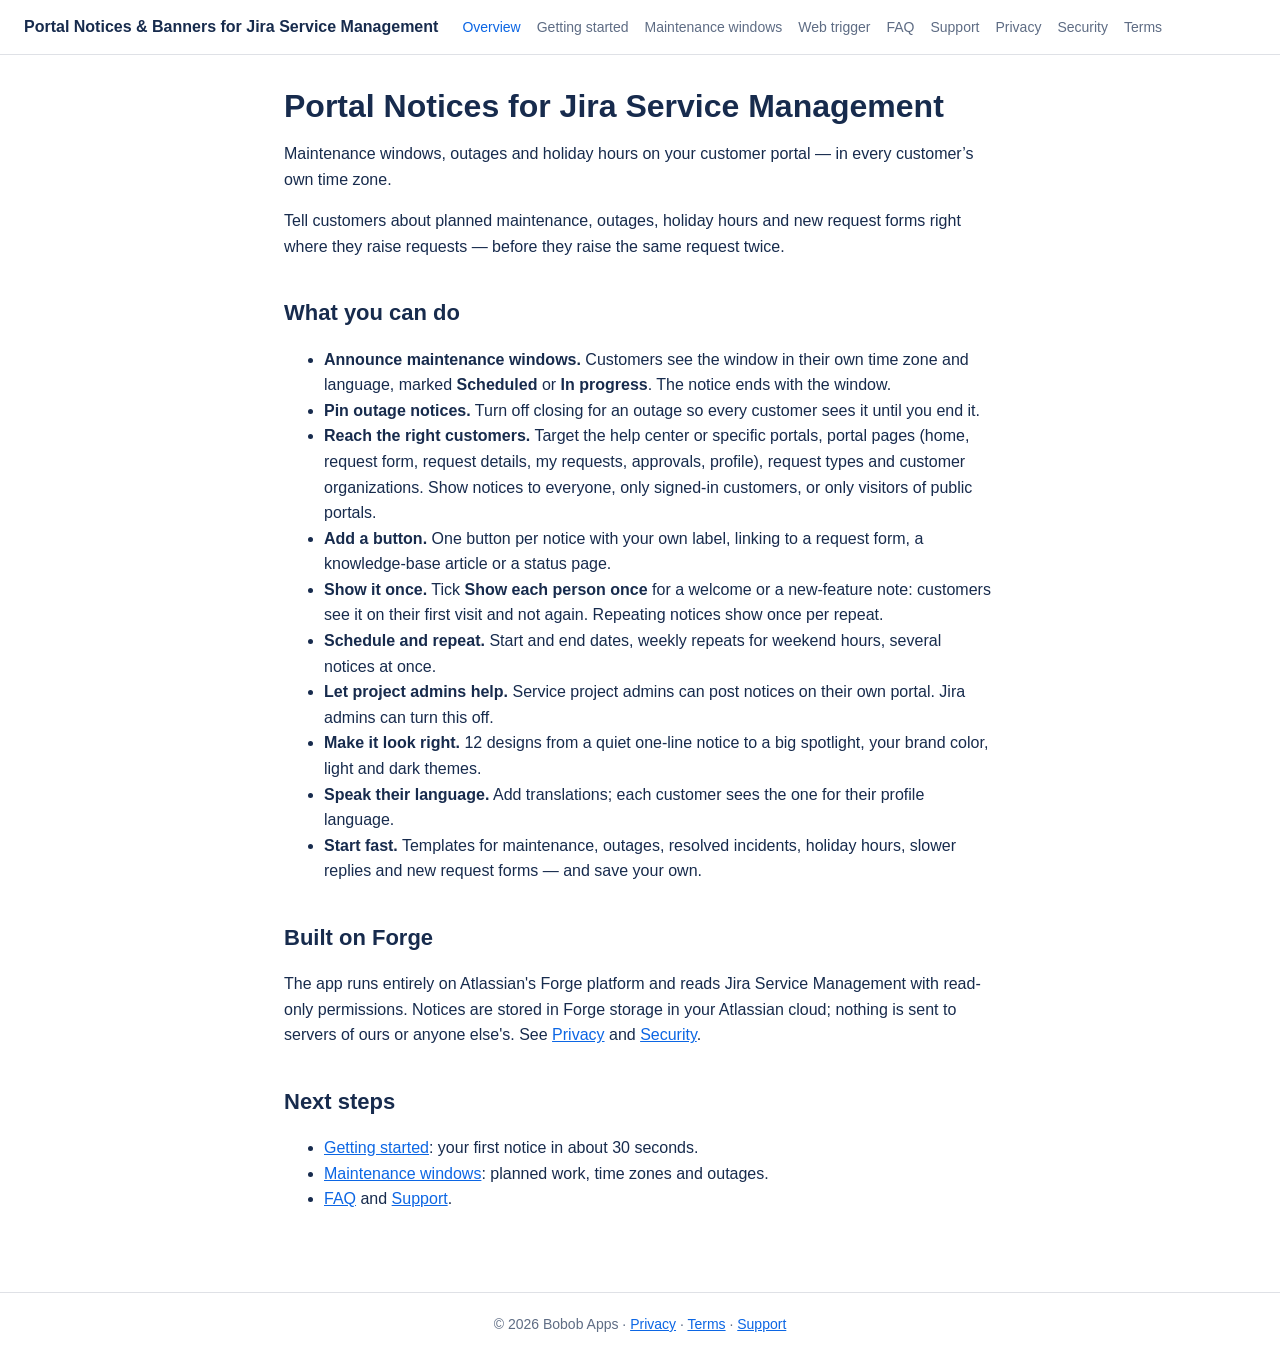
<file: index.html>
<!doctype html>
<html lang="en">
<head>
<meta charset="utf-8">
<meta name="viewport" content="width=device-width, initial-scale=1">
<title>Overview · Portal Notices &amp; Banners for Jira Service Management</title>
<meta name="description" content="Maintenance windows, outages and holiday hours on your customer portal — in every customer’s own time zone.">
<link rel="stylesheet" href="style.css">
</head>
<body>
<header><a class="brand" href="index.html">Portal Notices &amp; Banners for Jira Service Management</a><nav><a href="index.html" aria-current="page">Overview</a><a href="getting-started.html">Getting started</a><a href="maintenance-windows.html">Maintenance windows</a><a href="web-trigger.html">Web trigger</a><a href="faq.html">FAQ</a><a href="support.html">Support</a><a href="privacy.html">Privacy</a><a href="security.html">Security</a><a href="terms.html">Terms</a></nav></header>
<main>
<h1 id="portal-notices-for-jira-service-management">Portal Notices for Jira Service Management</h1>
<p>Maintenance windows, outages and holiday hours on your customer portal — in every customer’s own time zone.</p>
<p>Tell customers about planned maintenance, outages, holiday hours and new request forms right where they raise requests — before they raise the same request twice.</p>
<h2 id="what-you-can-do">What you can do</h2>
<ul><li><strong>Announce maintenance windows.</strong> Customers see the window in their own time zone and language, marked <strong>Scheduled</strong> or <strong>In progress</strong>. The notice ends with the window.</li><li><strong>Pin outage notices.</strong> Turn off closing for an outage so every customer sees it until you end it.</li><li><strong>Reach the right customers.</strong> Target the help center or specific portals, portal pages (home, request form, request details, my requests, approvals, profile), request types and customer organizations. Show notices to everyone, only signed-in customers, or only visitors of public portals.</li><li><strong>Add a button.</strong> One button per notice with your own label, linking to a request form, a knowledge-base article or a status page.</li><li><strong>Show it once.</strong> Tick <strong>Show each person once</strong> for a welcome or a new-feature note: customers see it on their first visit and not again. Repeating notices show once per repeat.</li><li><strong>Schedule and repeat.</strong> Start and end dates, weekly repeats for weekend hours, several notices at once.</li><li><strong>Let project admins help.</strong> Service project admins can post notices on their own portal. Jira admins can turn this off.</li><li><strong>Make it look right.</strong> 12 designs from a quiet one-line notice to a big spotlight, your brand color, light and dark themes.</li><li><strong>Speak their language.</strong> Add translations; each customer sees the one for their profile language.</li><li><strong>Start fast.</strong> Templates for maintenance, outages, resolved incidents, holiday hours, slower replies and new request forms — and save your own.</li></ul>
<h2 id="built-on-forge">Built on Forge</h2>
<p>The app runs entirely on Atlassian's Forge platform and reads Jira Service Management with read-only permissions. Notices are stored in Forge storage in your Atlassian cloud; nothing is sent to servers of ours or anyone else's. See <a href="privacy.html">Privacy</a> and <a href="security.html">Security</a>.</p>
<h2 id="next-steps">Next steps</h2>
<ul><li><a href="getting-started.html">Getting started</a>: your first notice in about 30 seconds.</li><li><a href="maintenance-windows.html">Maintenance windows</a>: planned work, time zones and outages.</li><li><a href="faq.html">FAQ</a> and <a href="support.html">Support</a>.</li></ul>
</main>
<footer>© 2026 Bobob Apps · <a href="privacy.html">Privacy</a> · <a href="terms.html">Terms</a> · <a href="support.html">Support</a></footer>
</body>
</html>
</file>
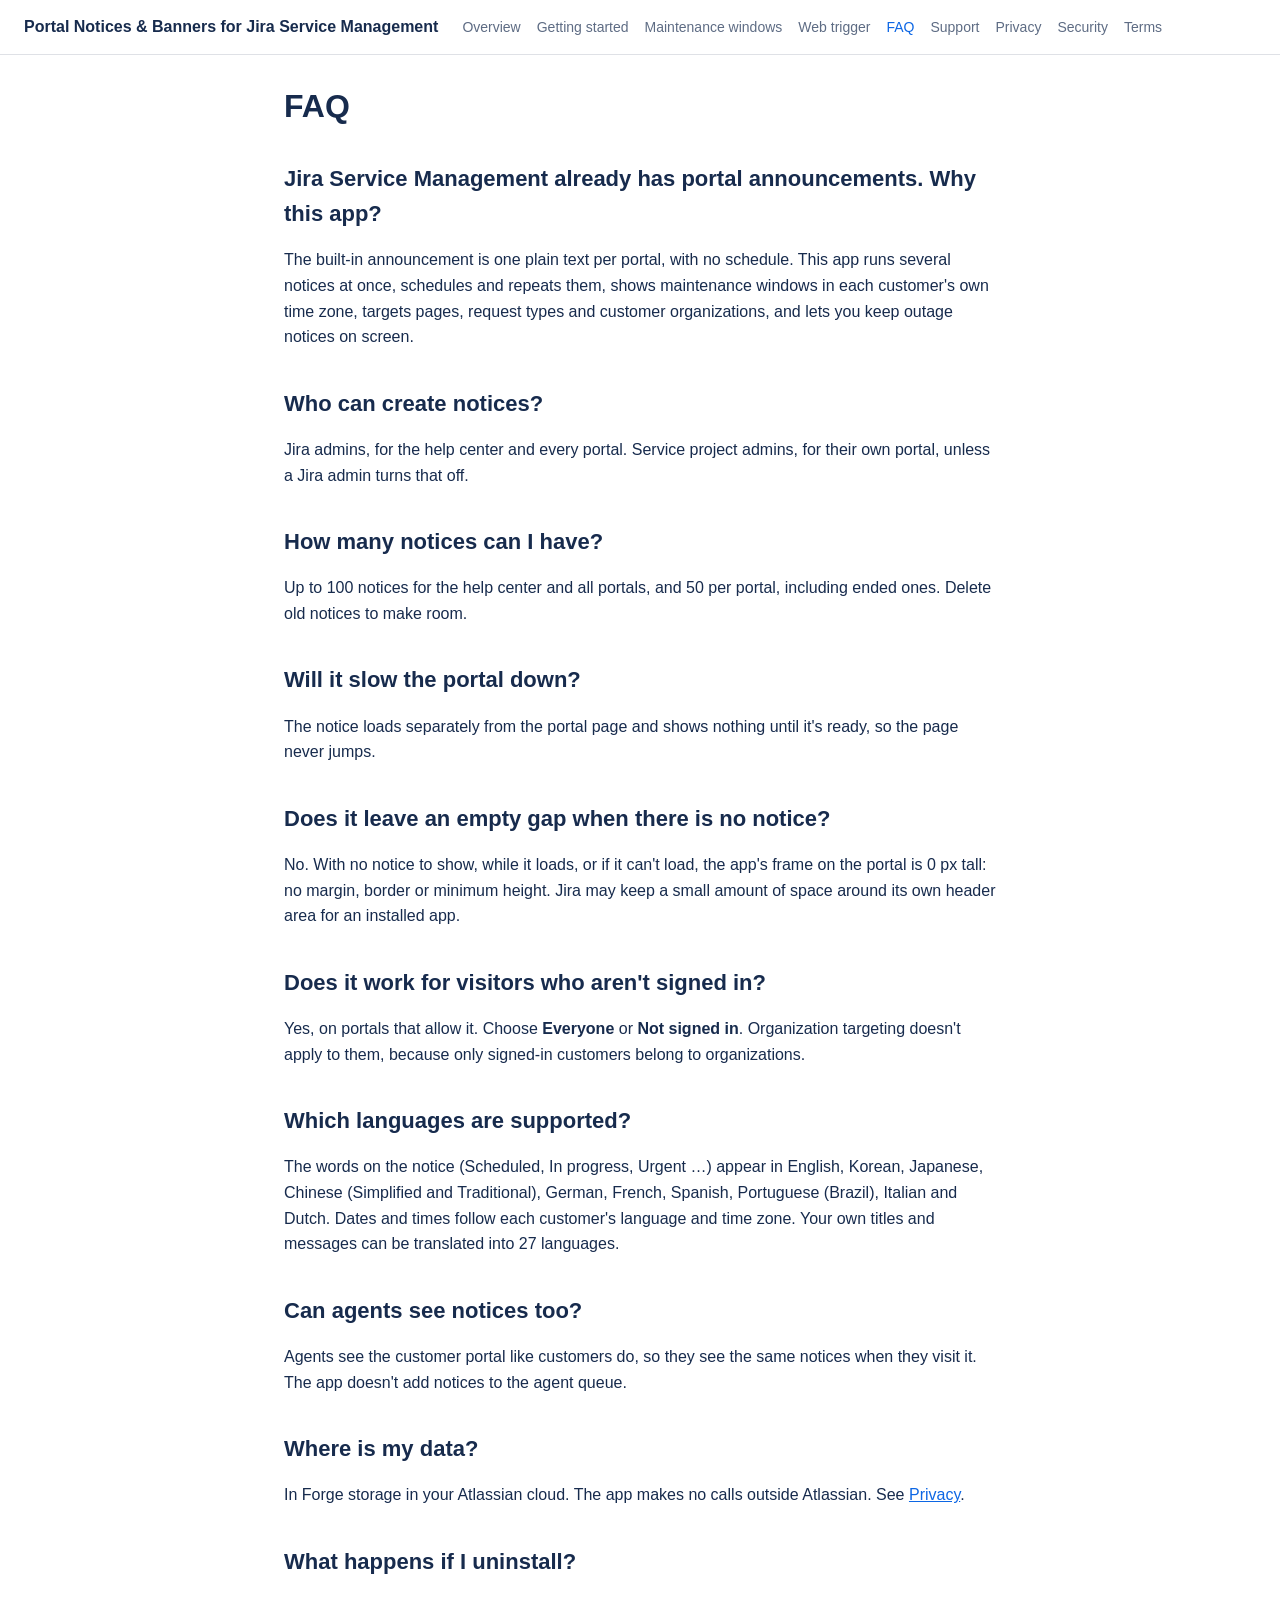
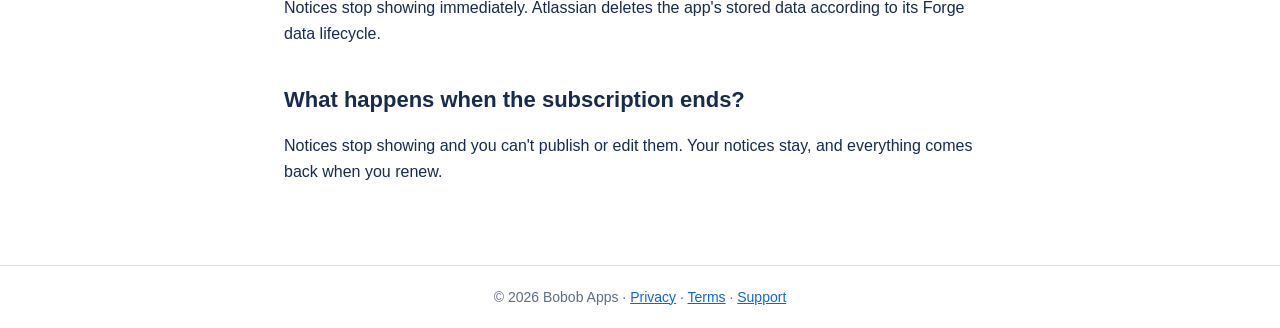
<file: faq.html>
<!doctype html>
<html lang="en">
<head>
<meta charset="utf-8">
<meta name="viewport" content="width=device-width, initial-scale=1">
<title>FAQ · Portal Notices &amp; Banners for Jira Service Management</title>
<meta name="description" content="Maintenance windows, outages and holiday hours on your customer portal — in every customer’s own time zone.">
<link rel="stylesheet" href="style.css">
</head>
<body>
<header><a class="brand" href="index.html">Portal Notices &amp; Banners for Jira Service Management</a><nav><a href="index.html">Overview</a><a href="getting-started.html">Getting started</a><a href="maintenance-windows.html">Maintenance windows</a><a href="web-trigger.html">Web trigger</a><a href="faq.html" aria-current="page">FAQ</a><a href="support.html">Support</a><a href="privacy.html">Privacy</a><a href="security.html">Security</a><a href="terms.html">Terms</a></nav></header>
<main>
<h1 id="faq">FAQ</h1>
<h2 id="jira-service-management-already-has-portal-announcements-why-this-app">Jira Service Management already has portal announcements. Why this app?</h2>
<p>The built-in announcement is one plain text per portal, with no schedule. This app runs several notices at once, schedules and repeats them, shows maintenance windows in each customer's own time zone, targets pages, request types and customer organizations, and lets you keep outage notices on screen.</p>
<h2 id="who-can-create-notices">Who can create notices?</h2>
<p>Jira admins, for the help center and every portal. Service project admins, for their own portal, unless a Jira admin turns that off.</p>
<h2 id="how-many-notices-can-i-have">How many notices can I have?</h2>
<p>Up to 100 notices for the help center and all portals, and 50 per portal, including ended ones. Delete old notices to make room.</p>
<h2 id="will-it-slow-the-portal-down">Will it slow the portal down?</h2>
<p>The notice loads separately from the portal page and shows nothing until it's ready, so the page never jumps.</p>
<h2 id="does-it-leave-an-empty-gap-when-there-is-no-notice">Does it leave an empty gap when there is no notice?</h2>
<p>No. With no notice to show, while it loads, or if it can't load, the app's frame on the portal is 0 px tall: no margin, border or minimum height. Jira may keep a small amount of space around its own header area for an installed app.</p>
<h2 id="does-it-work-for-visitors-who-aren-t-signed-in">Does it work for visitors who aren't signed in?</h2>
<p>Yes, on portals that allow it. Choose <strong>Everyone</strong> or <strong>Not signed in</strong>. Organization targeting doesn't apply to them, because only signed-in customers belong to organizations.</p>
<h2 id="which-languages-are-supported">Which languages are supported?</h2>
<p>The words on the notice (Scheduled, In progress, Urgent …) appear in English, Korean, Japanese, Chinese (Simplified and Traditional), German, French, Spanish, Portuguese (Brazil), Italian and Dutch. Dates and times follow each customer's language and time zone. Your own titles and messages can be translated into 27 languages.</p>
<h2 id="can-agents-see-notices-too">Can agents see notices too?</h2>
<p>Agents see the customer portal like customers do, so they see the same notices when they visit it. The app doesn't add notices to the agent queue.</p>
<h2 id="where-is-my-data">Where is my data?</h2>
<p>In Forge storage in your Atlassian cloud. The app makes no calls outside Atlassian. See <a href="privacy.html">Privacy</a>.</p>
<h2 id="what-happens-if-i-uninstall">What happens if I uninstall?</h2>
<p>Notices stop showing immediately. Atlassian deletes the app's stored data according to its Forge data lifecycle.</p>
<h2 id="what-happens-when-the-subscription-ends">What happens when the subscription ends?</h2>
<p>Notices stop showing and you can't publish or edit them. Your notices stay, and everything comes back when you renew.</p>
</main>
<footer>© 2026 Bobob Apps · <a href="privacy.html">Privacy</a> · <a href="terms.html">Terms</a> · <a href="support.html">Support</a></footer>
</body>
</html>
</file>
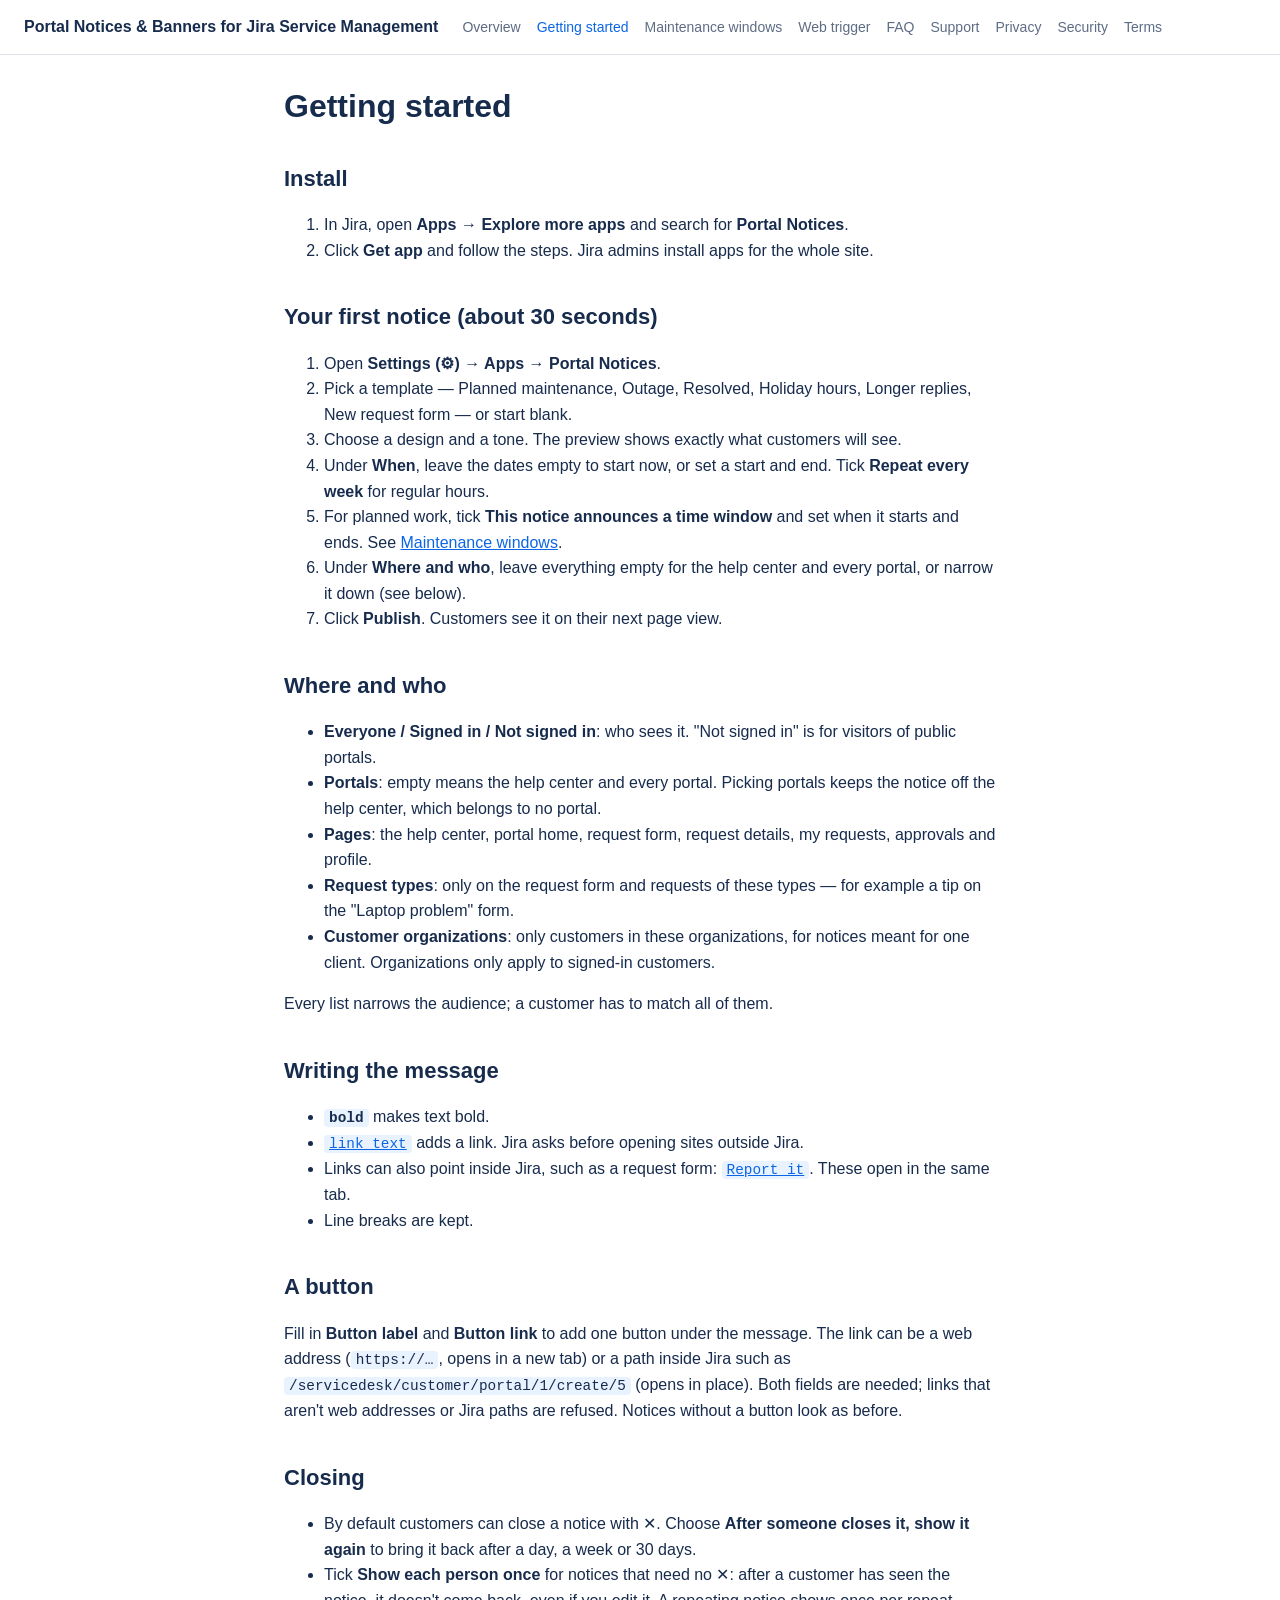
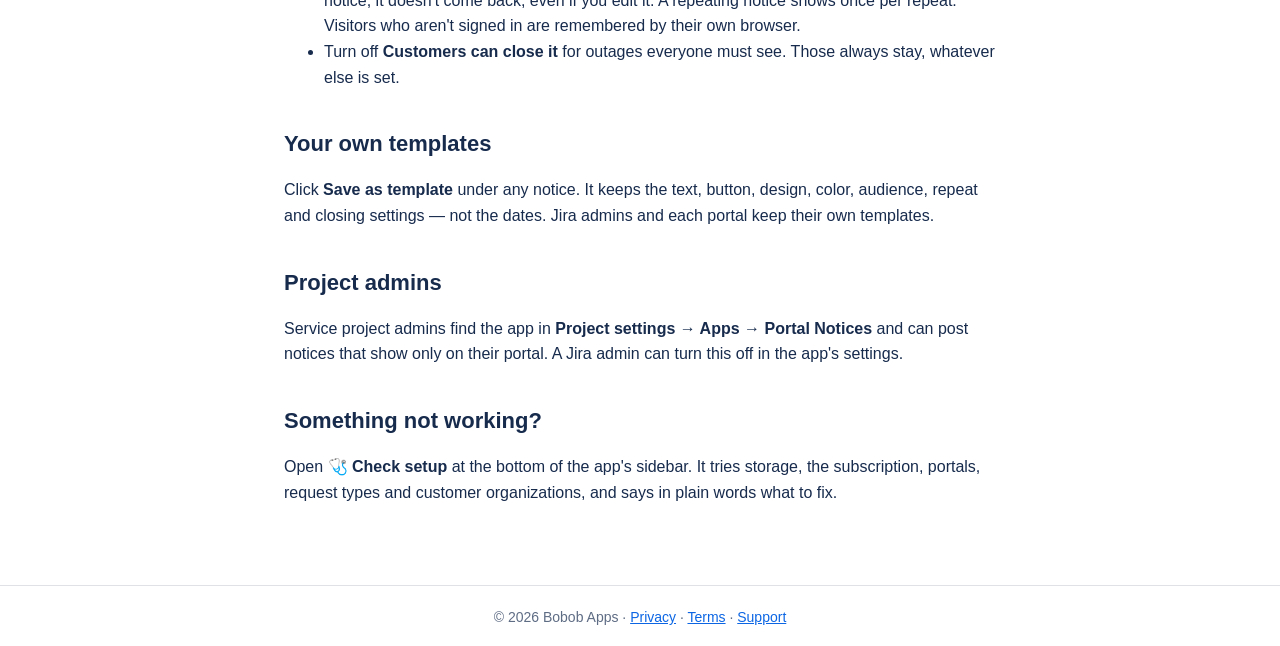
<file: getting-started.html>
<!doctype html>
<html lang="en">
<head>
<meta charset="utf-8">
<meta name="viewport" content="width=device-width, initial-scale=1">
<title>Getting started · Portal Notices &amp; Banners for Jira Service Management</title>
<meta name="description" content="Maintenance windows, outages and holiday hours on your customer portal — in every customer’s own time zone.">
<link rel="stylesheet" href="style.css">
</head>
<body>
<header><a class="brand" href="index.html">Portal Notices &amp; Banners for Jira Service Management</a><nav><a href="index.html">Overview</a><a href="getting-started.html" aria-current="page">Getting started</a><a href="maintenance-windows.html">Maintenance windows</a><a href="web-trigger.html">Web trigger</a><a href="faq.html">FAQ</a><a href="support.html">Support</a><a href="privacy.html">Privacy</a><a href="security.html">Security</a><a href="terms.html">Terms</a></nav></header>
<main>
<h1 id="getting-started">Getting started</h1>
<h2 id="install">Install</h2>
<ol><li>In Jira, open <strong>Apps → Explore more apps</strong> and search for <strong>Portal Notices</strong>.</li><li>Click <strong>Get app</strong> and follow the steps. Jira admins install apps for the whole site.</li></ol>
<h2 id="your-first-notice-about-30-seconds">Your first notice (about 30 seconds)</h2>
<ol><li>Open <strong>Settings (⚙) → Apps → Portal Notices</strong>.</li><li>Pick a template — Planned maintenance, Outage, Resolved, Holiday hours, Longer replies, New request form — or start blank.</li><li>Choose a design and a tone. The preview shows exactly what customers will see.</li><li>Under <strong>When</strong>, leave the dates empty to start now, or set a start and end. Tick <strong>Repeat every week</strong> for regular hours.</li><li>For planned work, tick <strong>This notice announces a time window</strong> and set when it starts and ends. See <a href="maintenance-windows.html">Maintenance windows</a>.</li><li>Under <strong>Where and who</strong>, leave everything empty for the help center and every portal, or narrow it down (see below).</li><li>Click <strong>Publish</strong>. Customers see it on their next page view.</li></ol>
<h2 id="where-and-who">Where and who</h2>
<ul><li><strong>Everyone / Signed in / Not signed in</strong>: who sees it. "Not signed in" is for visitors of public portals.</li><li><strong>Portals</strong>: empty means the help center and every portal. Picking portals keeps the notice off the help center, which belongs to no portal.</li><li><strong>Pages</strong>: the help center, portal home, request form, request details, my requests, approvals and profile.</li><li><strong>Request types</strong>: only on the request form and requests of these types — for example a tip on the "Laptop problem" form.</li><li><strong>Customer organizations</strong>: only customers in these organizations, for notices meant for one client. Organizations only apply to signed-in customers.</li></ul>
<p>Every list narrows the audience; a customer has to match all of them.</p>
<h2 id="writing-the-message">Writing the message</h2>
<ul><li><code><strong>bold</strong></code> makes text bold.</li><li><code><a href="https://example.com">link text</a></code> adds a link. Jira asks before opening sites outside Jira.</li><li>Links can also point inside Jira, such as a request form: <code><a href="/servicedesk/customer/portal/1/create/5">Report it</a></code>. These open in the same tab.</li><li>Line breaks are kept.</li></ul>
<h2 id="a-button">A button</h2>
<p>Fill in <strong>Button label</strong> and <strong>Button link</strong> to add one button under the message. The link can be a web address (<code>https://…</code>, opens in a new tab) or a path inside Jira such as <code>/servicedesk/customer/portal/1/create/5</code> (opens in place). Both fields are needed; links that aren't web addresses or Jira paths are refused. Notices without a button look as before.</p>
<h2 id="closing">Closing</h2>
<ul><li>By default customers can close a notice with ✕. Choose <strong>After someone closes it, show it again</strong> to bring it back after a day, a week or 30 days.</li><li>Tick <strong>Show each person once</strong> for notices that need no ✕: after a customer has seen the notice, it doesn't come back, even if you edit it. A repeating notice shows once per repeat. Visitors who aren't signed in are remembered by their own browser.</li><li>Turn off <strong>Customers can close it</strong> for outages everyone must see. Those always stay, whatever else is set.</li></ul>
<h2 id="your-own-templates">Your own templates</h2>
<p>Click <strong>Save as template</strong> under any notice. It keeps the text, button, design, color, audience, repeat and closing settings — not the dates. Jira admins and each portal keep their own templates.</p>
<h2 id="project-admins">Project admins</h2>
<p>Service project admins find the app in <strong>Project settings → Apps → Portal Notices</strong> and can post notices that show only on their portal. A Jira admin can turn this off in the app's settings.</p>
<h2 id="something-not-working">Something not working?</h2>
<p>Open <strong>🩺 Check setup</strong> at the bottom of the app's sidebar. It tries storage, the subscription, portals, request types and customer organizations, and says in plain words what to fix.</p>
</main>
<footer>© 2026 Bobob Apps · <a href="privacy.html">Privacy</a> · <a href="terms.html">Terms</a> · <a href="support.html">Support</a></footer>
</body>
</html>
</file>
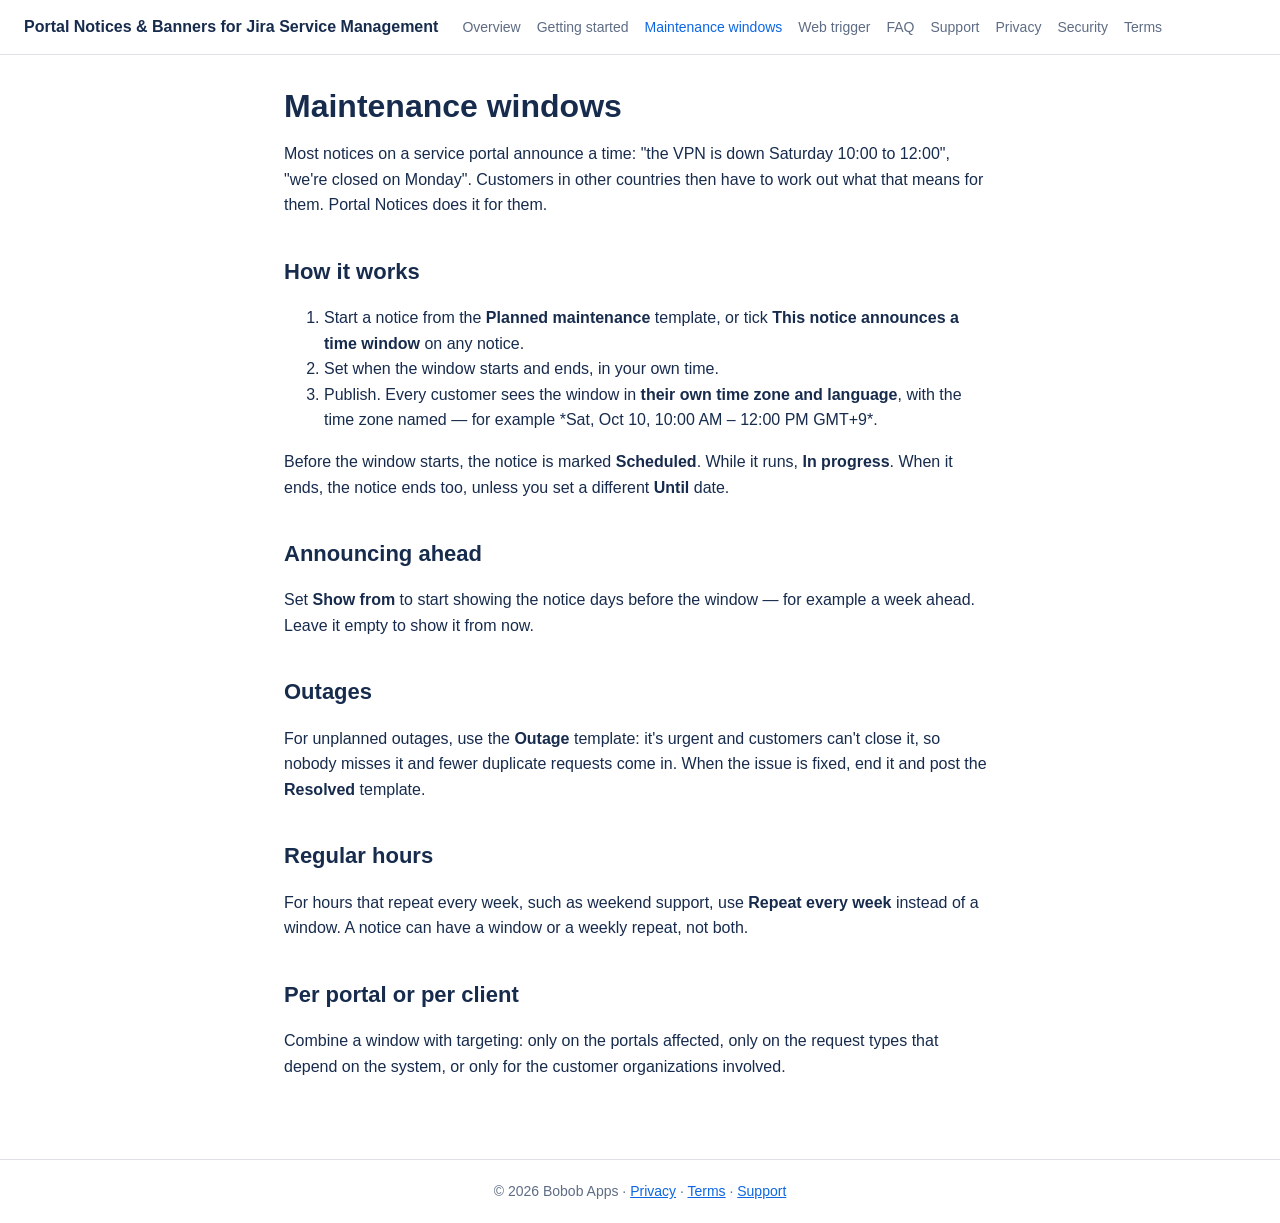
<file: maintenance-windows.html>
<!doctype html>
<html lang="en">
<head>
<meta charset="utf-8">
<meta name="viewport" content="width=device-width, initial-scale=1">
<title>Maintenance windows · Portal Notices &amp; Banners for Jira Service Management</title>
<meta name="description" content="Maintenance windows, outages and holiday hours on your customer portal — in every customer’s own time zone.">
<link rel="stylesheet" href="style.css">
</head>
<body>
<header><a class="brand" href="index.html">Portal Notices &amp; Banners for Jira Service Management</a><nav><a href="index.html">Overview</a><a href="getting-started.html">Getting started</a><a href="maintenance-windows.html" aria-current="page">Maintenance windows</a><a href="web-trigger.html">Web trigger</a><a href="faq.html">FAQ</a><a href="support.html">Support</a><a href="privacy.html">Privacy</a><a href="security.html">Security</a><a href="terms.html">Terms</a></nav></header>
<main>
<h1 id="maintenance-windows">Maintenance windows</h1>
<p>Most notices on a service portal announce a time: "the VPN is down Saturday 10:00 to 12:00", "we're closed on Monday". Customers in other countries then have to work out what that means for them. Portal Notices does it for them.</p>
<h2 id="how-it-works">How it works</h2>
<ol><li>Start a notice from the <strong>Planned maintenance</strong> template, or tick <strong>This notice announces a time window</strong> on any notice.</li><li>Set when the window starts and ends, in your own time.</li><li>Publish. Every customer sees the window in <strong>their own time zone and language</strong>, with the time zone named — for example *Sat, Oct 10, 10:00 AM – 12:00 PM GMT+9*.</li></ol>
<p>Before the window starts, the notice is marked <strong>Scheduled</strong>. While it runs, <strong>In progress</strong>. When it ends, the notice ends too, unless you set a different <strong>Until</strong> date.</p>
<h2 id="announcing-ahead">Announcing ahead</h2>
<p>Set <strong>Show from</strong> to start showing the notice days before the window — for example a week ahead. Leave it empty to show it from now.</p>
<h2 id="outages">Outages</h2>
<p>For unplanned outages, use the <strong>Outage</strong> template: it's urgent and customers can't close it, so nobody misses it and fewer duplicate requests come in. When the issue is fixed, end it and post the <strong>Resolved</strong> template.</p>
<h2 id="regular-hours">Regular hours</h2>
<p>For hours that repeat every week, such as weekend support, use <strong>Repeat every week</strong> instead of a window. A notice can have a window or a weekly repeat, not both.</p>
<h2 id="per-portal-or-per-client">Per portal or per client</h2>
<p>Combine a window with targeting: only on the portals affected, only on the request types that depend on the system, or only for the customer organizations involved.</p>
</main>
<footer>© 2026 Bobob Apps · <a href="privacy.html">Privacy</a> · <a href="terms.html">Terms</a> · <a href="support.html">Support</a></footer>
</body>
</html>
</file>
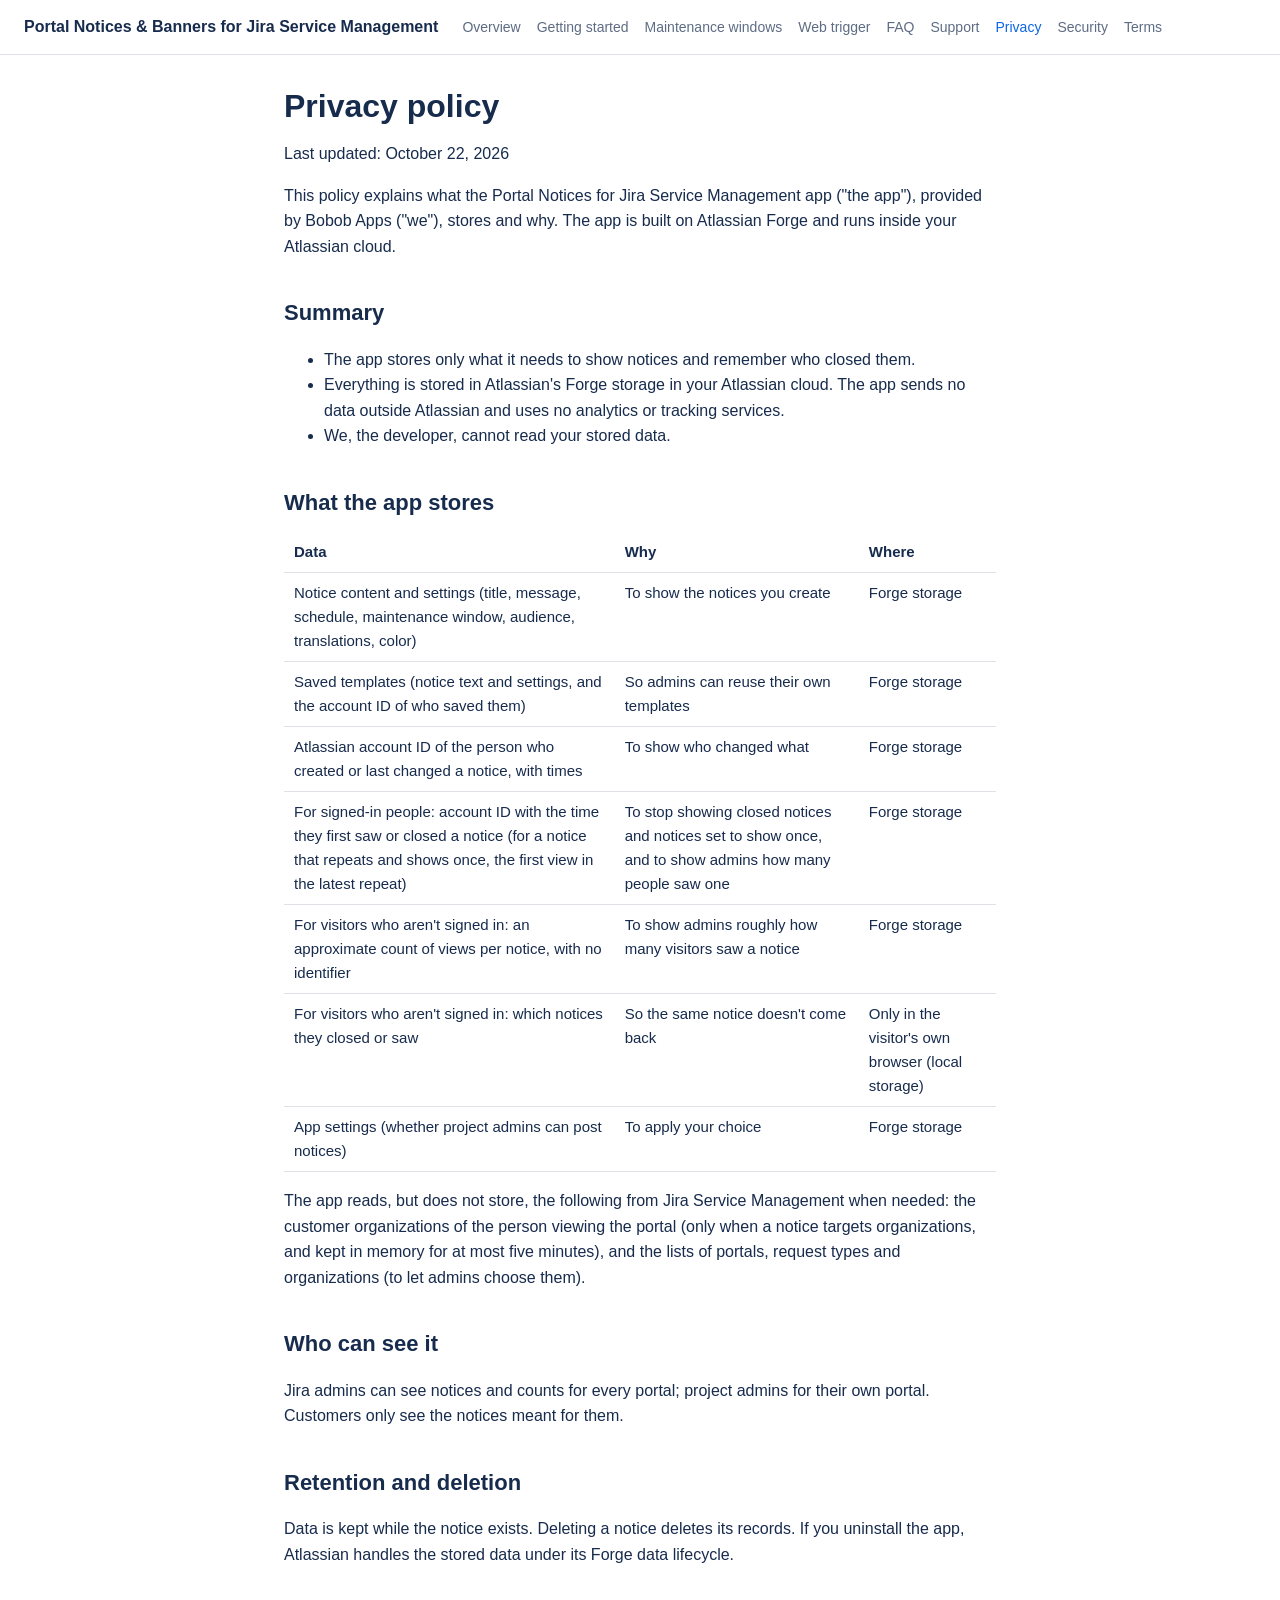
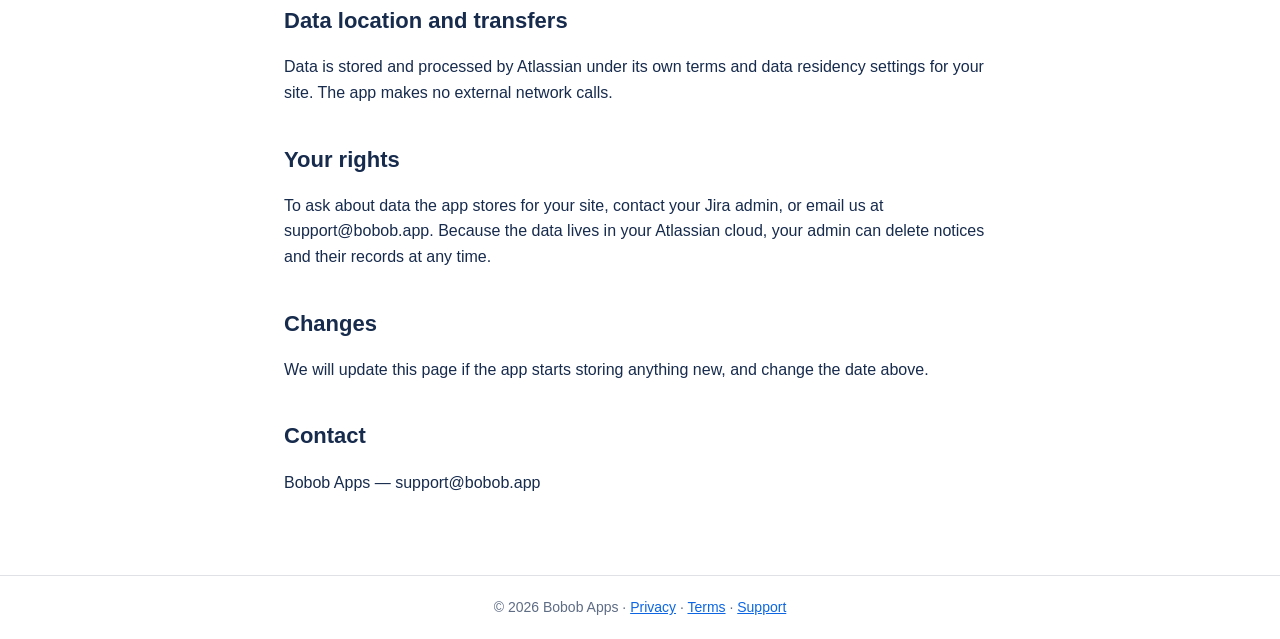
<file: privacy.html>
<!doctype html>
<html lang="en">
<head>
<meta charset="utf-8">
<meta name="viewport" content="width=device-width, initial-scale=1">
<title>Privacy · Portal Notices &amp; Banners for Jira Service Management</title>
<meta name="description" content="Maintenance windows, outages and holiday hours on your customer portal — in every customer’s own time zone.">
<link rel="stylesheet" href="style.css">
</head>
<body>
<header><a class="brand" href="index.html">Portal Notices &amp; Banners for Jira Service Management</a><nav><a href="index.html">Overview</a><a href="getting-started.html">Getting started</a><a href="maintenance-windows.html">Maintenance windows</a><a href="web-trigger.html">Web trigger</a><a href="faq.html">FAQ</a><a href="support.html">Support</a><a href="privacy.html" aria-current="page">Privacy</a><a href="security.html">Security</a><a href="terms.html">Terms</a></nav></header>
<main>
<h1 id="privacy-policy">Privacy policy</h1>
<p>Last updated: October 22, 2026</p>
<p>This policy explains what the Portal Notices for Jira Service Management app ("the app"), provided by Bobob Apps ("we"), stores and why. The app is built on Atlassian Forge and runs inside your Atlassian cloud.</p>
<h2 id="summary">Summary</h2>
<ul><li>The app stores only what it needs to show notices and remember who closed them.</li><li>Everything is stored in Atlassian's Forge storage in your Atlassian cloud. The app sends no data outside Atlassian and uses no analytics or tracking services.</li><li>We, the developer, cannot read your stored data.</li></ul>
<h2 id="what-the-app-stores">What the app stores</h2>
<table><thead><tr><th>Data</th><th>Why</th><th>Where</th></tr></thead><tbody><tr><td>Notice content and settings (title, message, schedule, maintenance window, audience, translations, color)</td><td>To show the notices you create</td><td>Forge storage</td></tr><tr><td>Saved templates (notice text and settings, and the account ID of who saved them)</td><td>So admins can reuse their own templates</td><td>Forge storage</td></tr><tr><td>Atlassian account ID of the person who created or last changed a notice, with times</td><td>To show who changed what</td><td>Forge storage</td></tr><tr><td>For signed-in people: account ID with the time they first saw or closed a notice (for a notice that repeats and shows once, the first view in the latest repeat)</td><td>To stop showing closed notices and notices set to show once, and to show admins how many people saw one</td><td>Forge storage</td></tr><tr><td>For visitors who aren't signed in: an approximate count of views per notice, with no identifier</td><td>To show admins roughly how many visitors saw a notice</td><td>Forge storage</td></tr><tr><td>For visitors who aren't signed in: which notices they closed or saw</td><td>So the same notice doesn't come back</td><td>Only in the visitor's own browser (local storage)</td></tr><tr><td>App settings (whether project admins can post notices)</td><td>To apply your choice</td><td>Forge storage</td></tr></tbody></table>
<p>The app reads, but does not store, the following from Jira Service Management when needed: the customer organizations of the person viewing the portal (only when a notice targets organizations, and kept in memory for at most five minutes), and the lists of portals, request types and organizations (to let admins choose them).</p>
<h2 id="who-can-see-it">Who can see it</h2>
<p>Jira admins can see notices and counts for every portal; project admins for their own portal. Customers only see the notices meant for them.</p>
<h2 id="retention-and-deletion">Retention and deletion</h2>
<p>Data is kept while the notice exists. Deleting a notice deletes its records. If you uninstall the app, Atlassian handles the stored data under its Forge data lifecycle.</p>
<h2 id="data-location-and-transfers">Data location and transfers</h2>
<p>Data is stored and processed by Atlassian under its own terms and data residency settings for your site. The app makes no external network calls.</p>
<h2 id="your-rights">Your rights</h2>
<p>To ask about data the app stores for your site, contact your Jira admin, or email us at support@bobob.app. Because the data lives in your Atlassian cloud, your admin can delete notices and their records at any time.</p>
<h2 id="changes">Changes</h2>
<p>We will update this page if the app starts storing anything new, and change the date above.</p>
<h2 id="contact">Contact</h2>
<p>Bobob Apps — support@bobob.app</p>
</main>
<footer>© 2026 Bobob Apps · <a href="privacy.html">Privacy</a> · <a href="terms.html">Terms</a> · <a href="support.html">Support</a></footer>
</body>
</html>
</file>
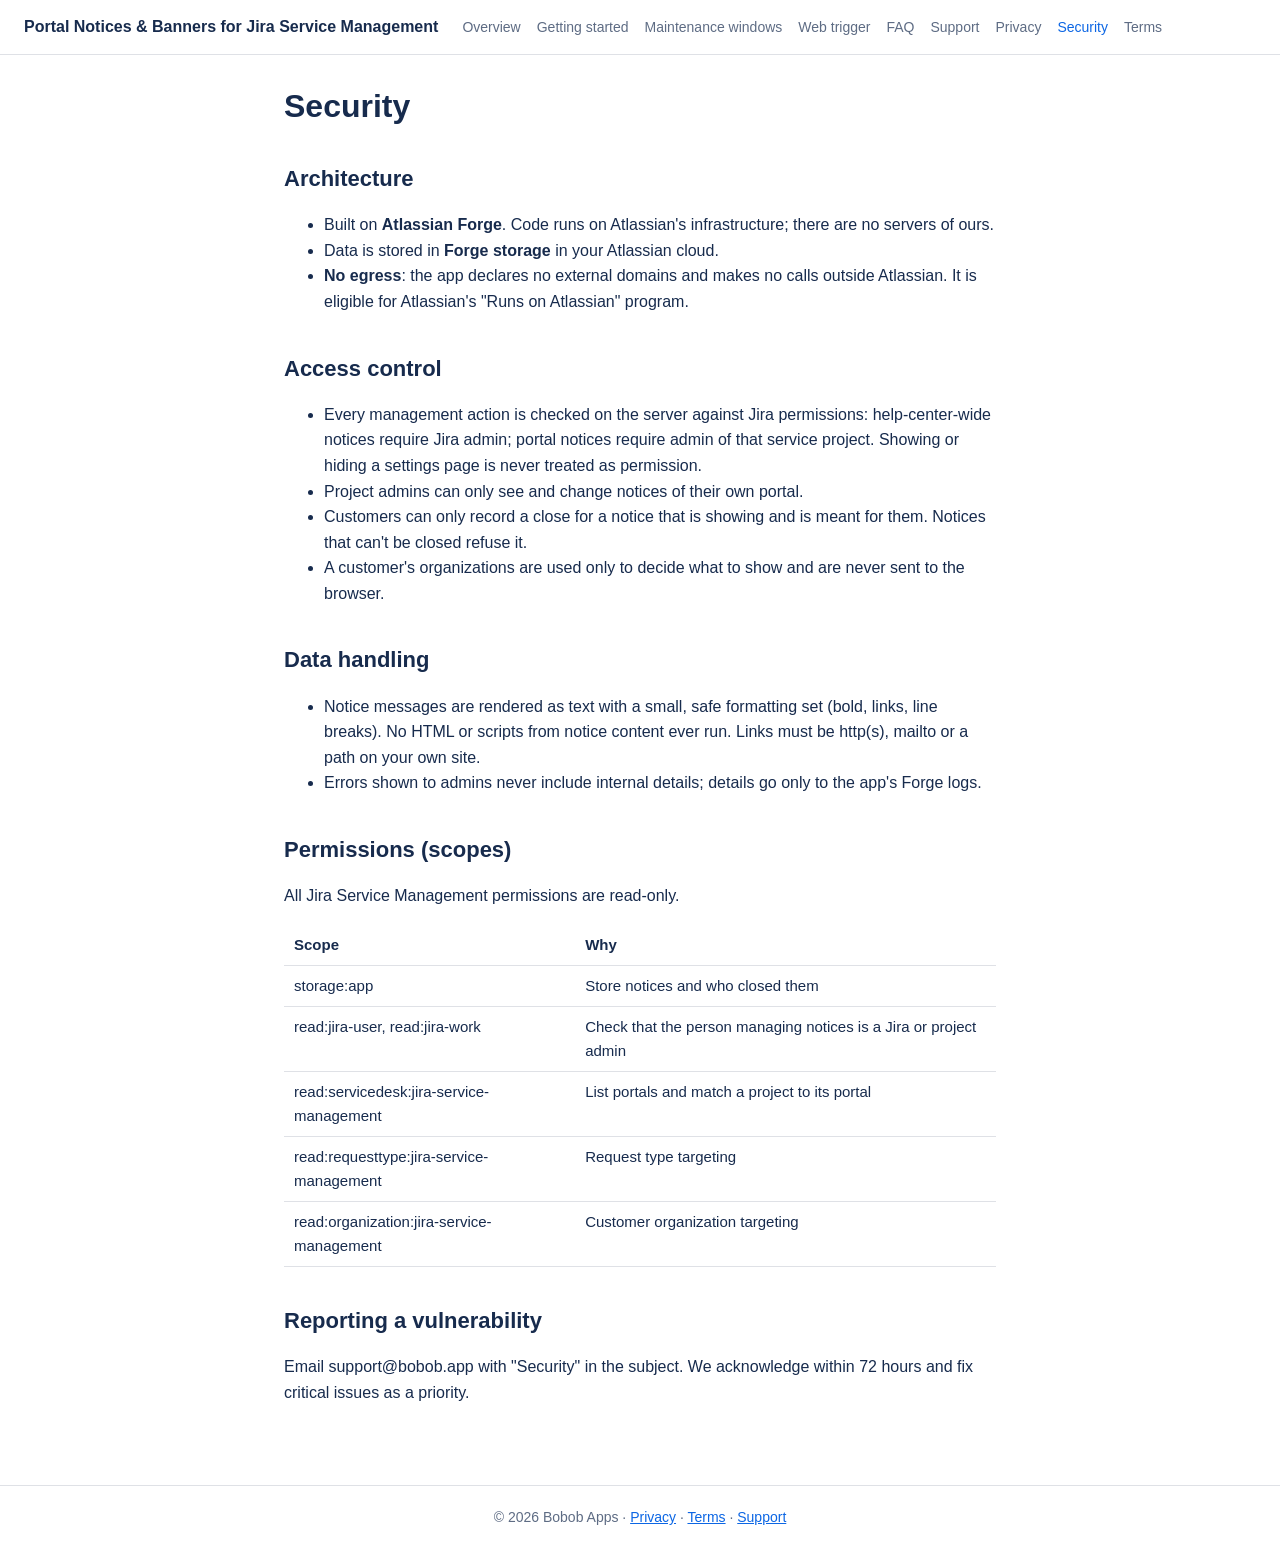
<file: security.html>
<!doctype html>
<html lang="en">
<head>
<meta charset="utf-8">
<meta name="viewport" content="width=device-width, initial-scale=1">
<title>Security · Portal Notices &amp; Banners for Jira Service Management</title>
<meta name="description" content="Maintenance windows, outages and holiday hours on your customer portal — in every customer’s own time zone.">
<link rel="stylesheet" href="style.css">
</head>
<body>
<header><a class="brand" href="index.html">Portal Notices &amp; Banners for Jira Service Management</a><nav><a href="index.html">Overview</a><a href="getting-started.html">Getting started</a><a href="maintenance-windows.html">Maintenance windows</a><a href="web-trigger.html">Web trigger</a><a href="faq.html">FAQ</a><a href="support.html">Support</a><a href="privacy.html">Privacy</a><a href="security.html" aria-current="page">Security</a><a href="terms.html">Terms</a></nav></header>
<main>
<h1 id="security">Security</h1>
<h2 id="architecture">Architecture</h2>
<ul><li>Built on <strong>Atlassian Forge</strong>. Code runs on Atlassian's infrastructure; there are no servers of ours.</li><li>Data is stored in <strong>Forge storage</strong> in your Atlassian cloud.</li><li><strong>No egress</strong>: the app declares no external domains and makes no calls outside Atlassian. It is eligible for Atlassian's "Runs on Atlassian" program.</li></ul>
<h2 id="access-control">Access control</h2>
<ul><li>Every management action is checked on the server against Jira permissions: help-center-wide notices require Jira admin; portal notices require admin of that service project. Showing or hiding a settings page is never treated as permission.</li><li>Project admins can only see and change notices of their own portal.</li><li>Customers can only record a close for a notice that is showing and is meant for them. Notices that can't be closed refuse it.</li><li>A customer's organizations are used only to decide what to show and are never sent to the browser.</li></ul>
<h2 id="data-handling">Data handling</h2>
<ul><li>Notice messages are rendered as text with a small, safe formatting set (bold, links, line breaks). No HTML or scripts from notice content ever run. Links must be http(s), mailto or a path on your own site.</li><li>Errors shown to admins never include internal details; details go only to the app's Forge logs.</li></ul>
<h2 id="permissions-scopes">Permissions (scopes)</h2>
<p>All Jira Service Management permissions are read-only.</p>
<table><thead><tr><th>Scope</th><th>Why</th></tr></thead><tbody><tr><td>storage:app</td><td>Store notices and who closed them</td></tr><tr><td>read:jira-user, read:jira-work</td><td>Check that the person managing notices is a Jira or project admin</td></tr><tr><td>read:servicedesk:jira-service-management</td><td>List portals and match a project to its portal</td></tr><tr><td>read:requesttype:jira-service-management</td><td>Request type targeting</td></tr><tr><td>read:organization:jira-service-management</td><td>Customer organization targeting</td></tr></tbody></table>
<h2 id="reporting-a-vulnerability">Reporting a vulnerability</h2>
<p>Email support@bobob.app with "Security" in the subject. We acknowledge within 72 hours and fix critical issues as a priority.</p>
</main>
<footer>© 2026 Bobob Apps · <a href="privacy.html">Privacy</a> · <a href="terms.html">Terms</a> · <a href="support.html">Support</a></footer>
</body>
</html>
</file>
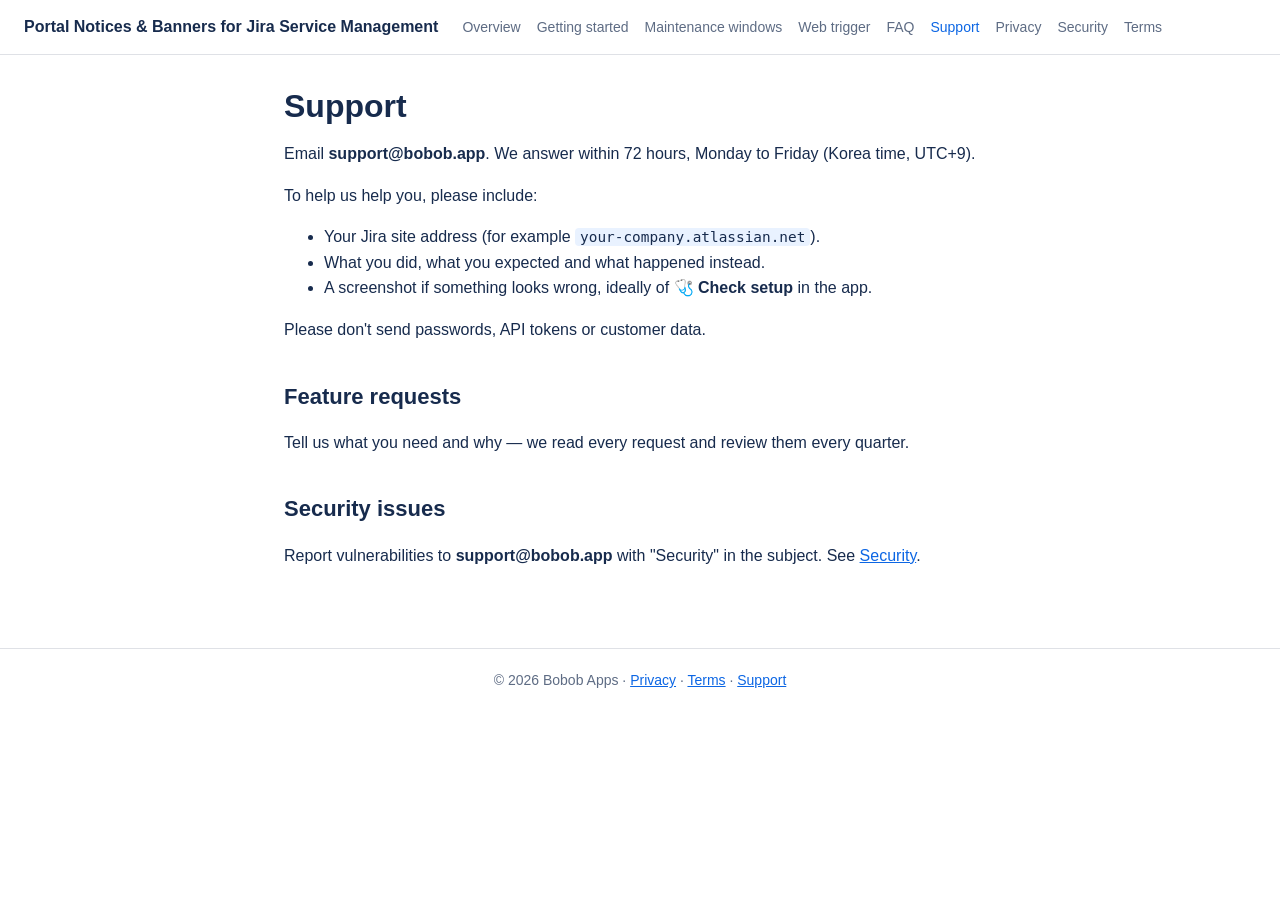
<file: support.html>
<!doctype html>
<html lang="en">
<head>
<meta charset="utf-8">
<meta name="viewport" content="width=device-width, initial-scale=1">
<title>Support · Portal Notices &amp; Banners for Jira Service Management</title>
<meta name="description" content="Maintenance windows, outages and holiday hours on your customer portal — in every customer’s own time zone.">
<link rel="stylesheet" href="style.css">
</head>
<body>
<header><a class="brand" href="index.html">Portal Notices &amp; Banners for Jira Service Management</a><nav><a href="index.html">Overview</a><a href="getting-started.html">Getting started</a><a href="maintenance-windows.html">Maintenance windows</a><a href="web-trigger.html">Web trigger</a><a href="faq.html">FAQ</a><a href="support.html" aria-current="page">Support</a><a href="privacy.html">Privacy</a><a href="security.html">Security</a><a href="terms.html">Terms</a></nav></header>
<main>
<h1 id="support">Support</h1>
<p>Email <strong>support@bobob.app</strong>. We answer within 72 hours, Monday to Friday (Korea time, UTC+9).</p>
<p>To help us help you, please include:</p>
<ul><li>Your Jira site address (for example <code>your-company.atlassian.net</code>).</li><li>What you did, what you expected and what happened instead.</li><li>A screenshot if something looks wrong, ideally of <strong>🩺 Check setup</strong> in the app.</li></ul>
<p>Please don't send passwords, API tokens or customer data.</p>
<h2 id="feature-requests">Feature requests</h2>
<p>Tell us what you need and why — we read every request and review them every quarter.</p>
<h2 id="security-issues">Security issues</h2>
<p>Report vulnerabilities to <strong>support@bobob.app</strong> with "Security" in the subject. See <a href="security.html">Security</a>.</p>
</main>
<footer>© 2026 Bobob Apps · <a href="privacy.html">Privacy</a> · <a href="terms.html">Terms</a> · <a href="support.html">Support</a></footer>
</body>
</html>
</file>
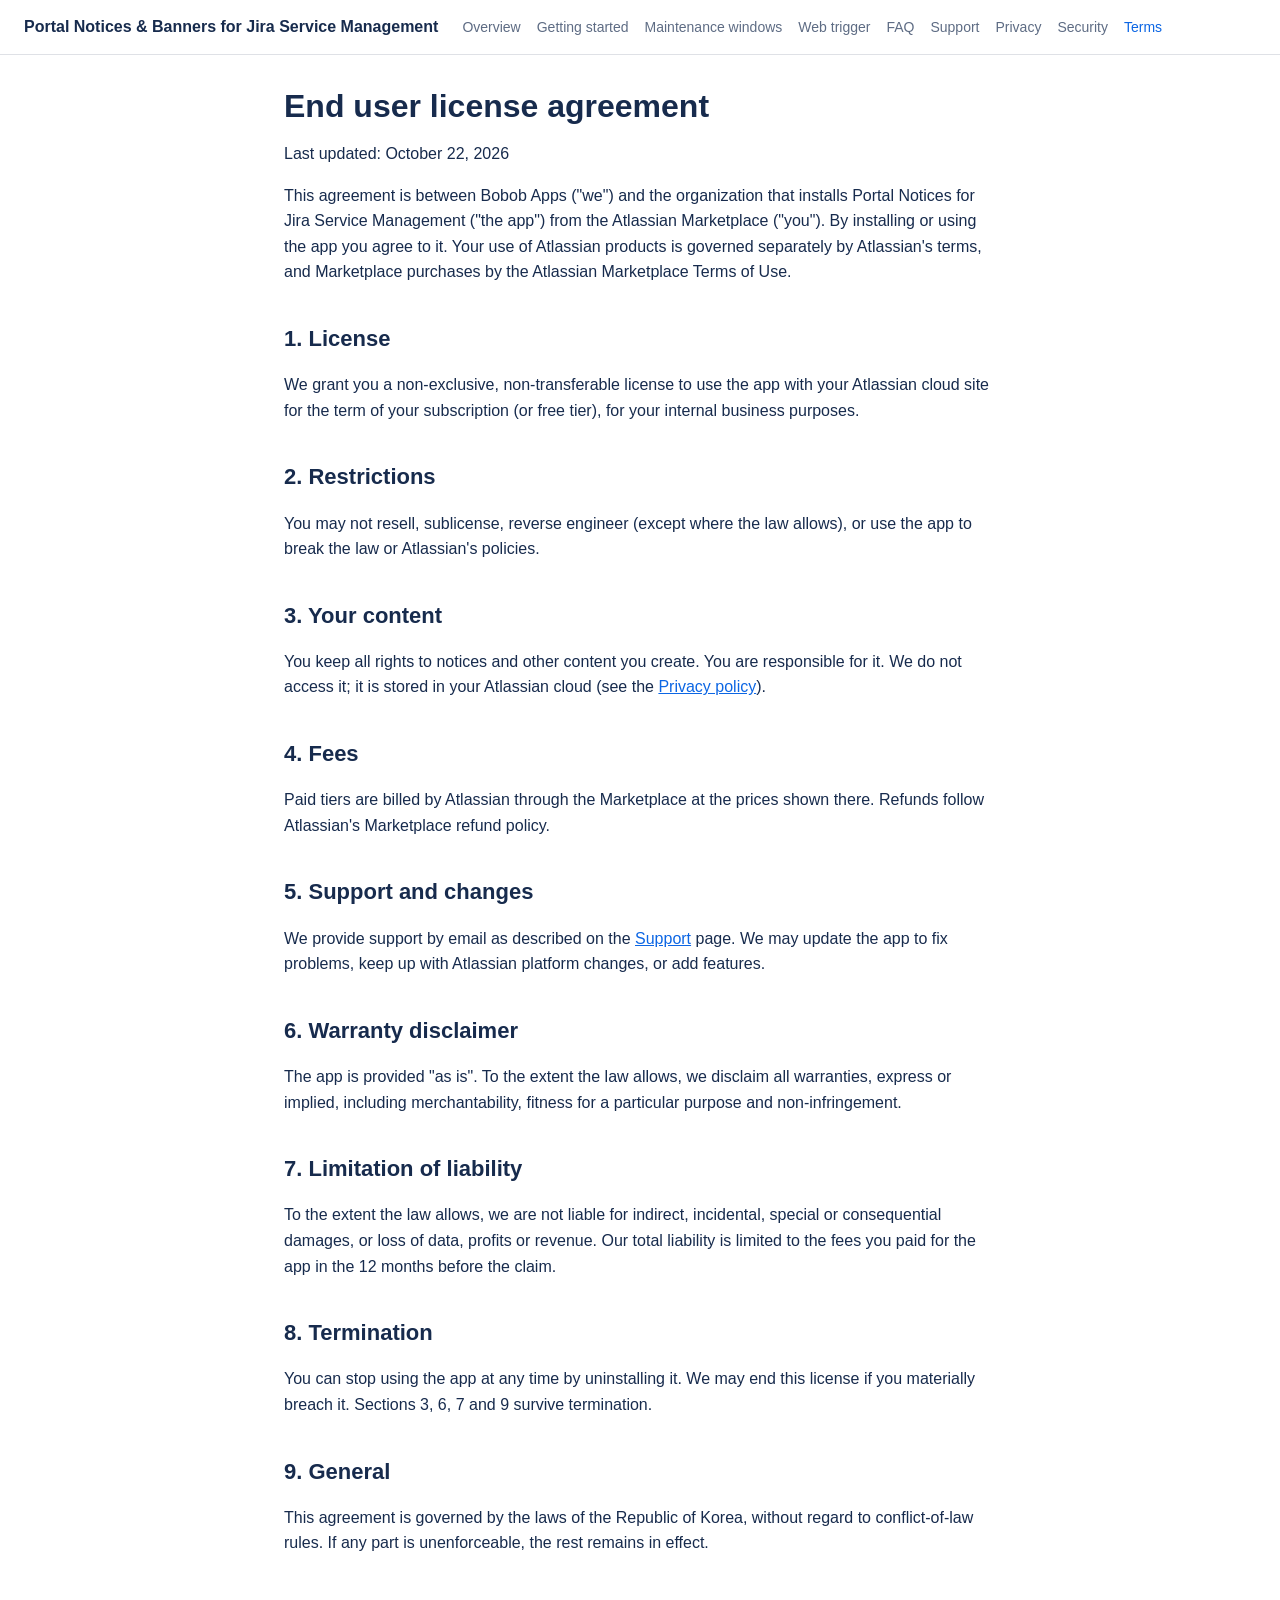
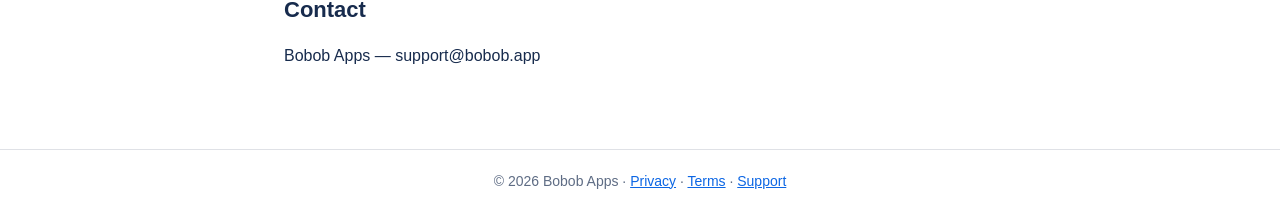
<file: terms.html>
<!doctype html>
<html lang="en">
<head>
<meta charset="utf-8">
<meta name="viewport" content="width=device-width, initial-scale=1">
<title>Terms · Portal Notices &amp; Banners for Jira Service Management</title>
<meta name="description" content="Maintenance windows, outages and holiday hours on your customer portal — in every customer’s own time zone.">
<link rel="stylesheet" href="style.css">
</head>
<body>
<header><a class="brand" href="index.html">Portal Notices &amp; Banners for Jira Service Management</a><nav><a href="index.html">Overview</a><a href="getting-started.html">Getting started</a><a href="maintenance-windows.html">Maintenance windows</a><a href="web-trigger.html">Web trigger</a><a href="faq.html">FAQ</a><a href="support.html">Support</a><a href="privacy.html">Privacy</a><a href="security.html">Security</a><a href="terms.html" aria-current="page">Terms</a></nav></header>
<main>
<h1 id="end-user-license-agreement">End user license agreement</h1>
<p>Last updated: October 22, 2026</p>
<p>This agreement is between Bobob Apps ("we") and the organization that installs Portal Notices for Jira Service Management ("the app") from the Atlassian Marketplace ("you"). By installing or using the app you agree to it. Your use of Atlassian products is governed separately by Atlassian's terms, and Marketplace purchases by the Atlassian Marketplace Terms of Use.</p>
<h2 id="1-license">1. License</h2>
<p>We grant you a non-exclusive, non-transferable license to use the app with your Atlassian cloud site for the term of your subscription (or free tier), for your internal business purposes.</p>
<h2 id="2-restrictions">2. Restrictions</h2>
<p>You may not resell, sublicense, reverse engineer (except where the law allows), or use the app to break the law or Atlassian's policies.</p>
<h2 id="3-your-content">3. Your content</h2>
<p>You keep all rights to notices and other content you create. You are responsible for it. We do not access it; it is stored in your Atlassian cloud (see the <a href="privacy.html">Privacy policy</a>).</p>
<h2 id="4-fees">4. Fees</h2>
<p>Paid tiers are billed by Atlassian through the Marketplace at the prices shown there. Refunds follow Atlassian's Marketplace refund policy.</p>
<h2 id="5-support-and-changes">5. Support and changes</h2>
<p>We provide support by email as described on the <a href="support.html">Support</a> page. We may update the app to fix problems, keep up with Atlassian platform changes, or add features.</p>
<h2 id="6-warranty-disclaimer">6. Warranty disclaimer</h2>
<p>The app is provided "as is". To the extent the law allows, we disclaim all warranties, express or implied, including merchantability, fitness for a particular purpose and non-infringement.</p>
<h2 id="7-limitation-of-liability">7. Limitation of liability</h2>
<p>To the extent the law allows, we are not liable for indirect, incidental, special or consequential damages, or loss of data, profits or revenue. Our total liability is limited to the fees you paid for the app in the 12 months before the claim.</p>
<h2 id="8-termination">8. Termination</h2>
<p>You can stop using the app at any time by uninstalling it. We may end this license if you materially breach it. Sections 3, 6, 7 and 9 survive termination.</p>
<h2 id="9-general">9. General</h2>
<p>This agreement is governed by the laws of the Republic of Korea, without regard to conflict-of-law rules. If any part is unenforceable, the rest remains in effect.</p>
<h2 id="contact">Contact</h2>
<p>Bobob Apps — support@bobob.app</p>
</main>
<footer>© 2026 Bobob Apps · <a href="privacy.html">Privacy</a> · <a href="terms.html">Terms</a> · <a href="support.html">Support</a></footer>
</body>
</html>
</file>
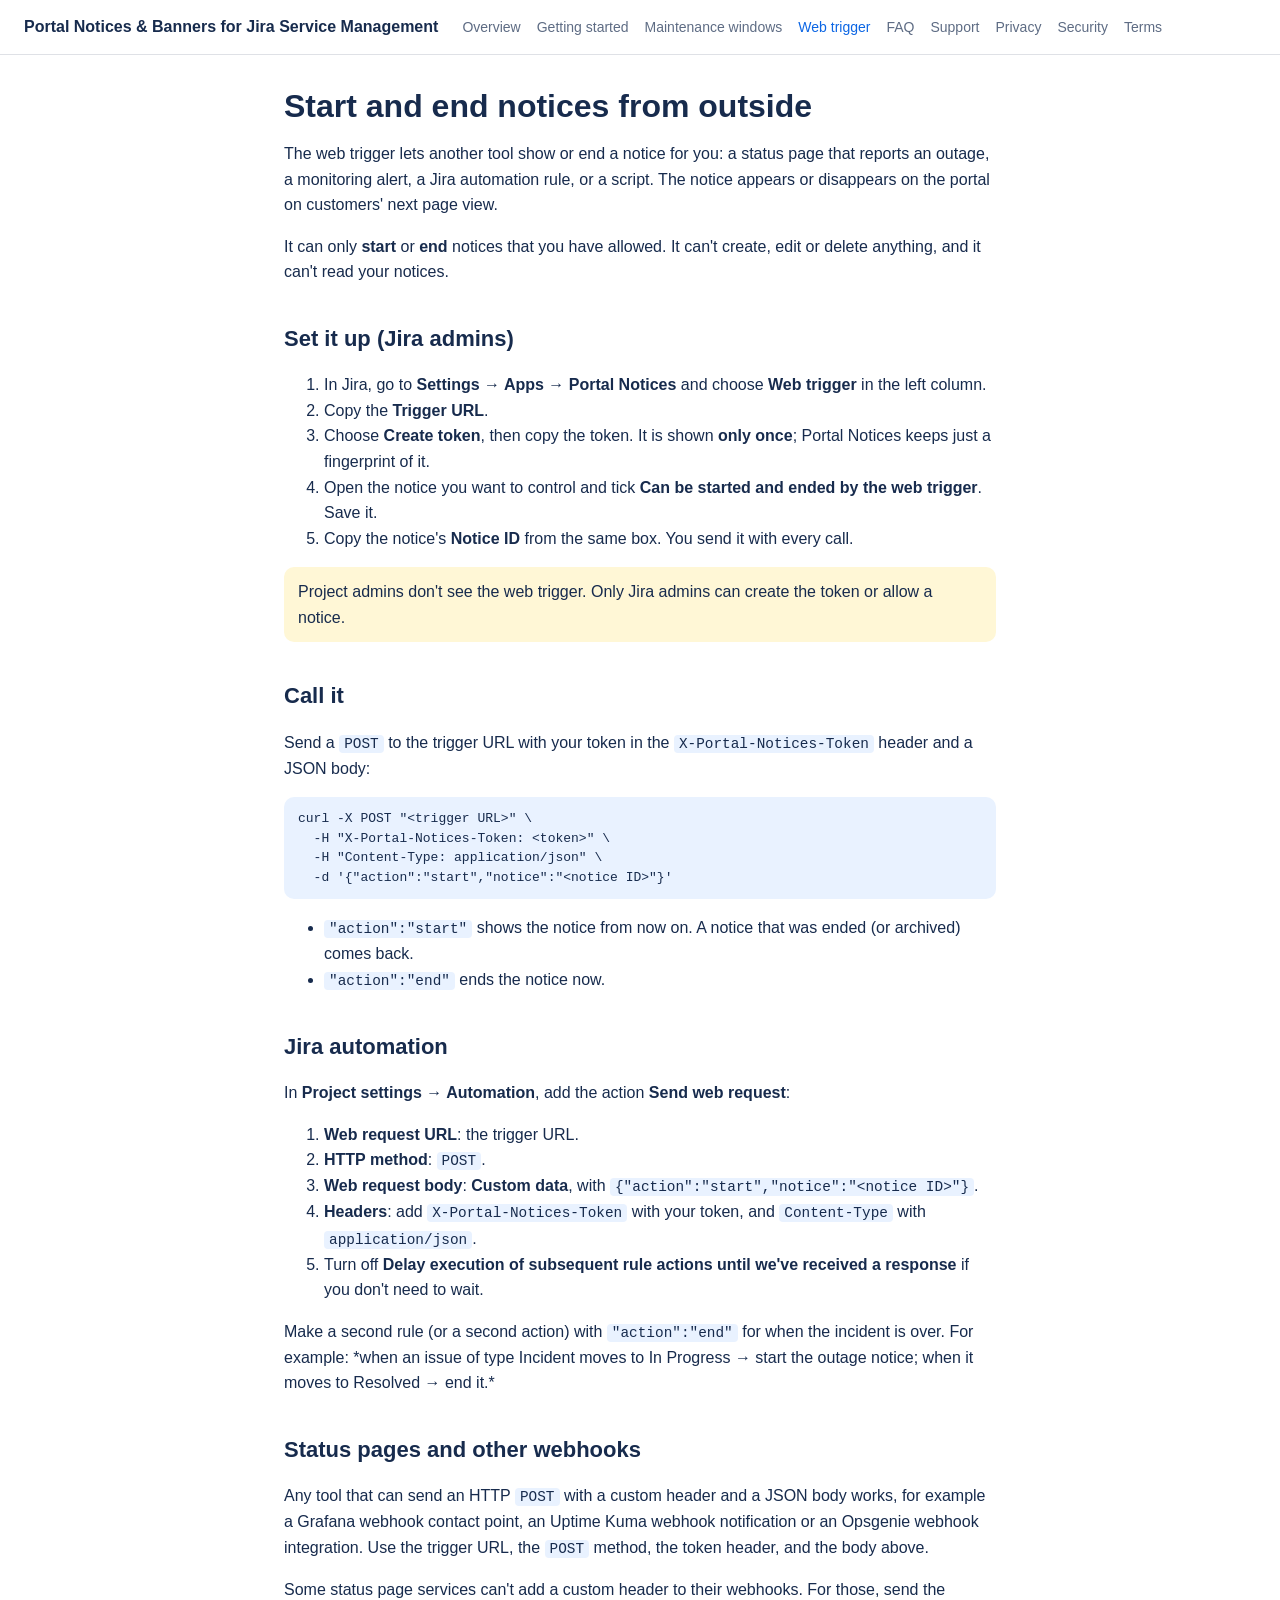
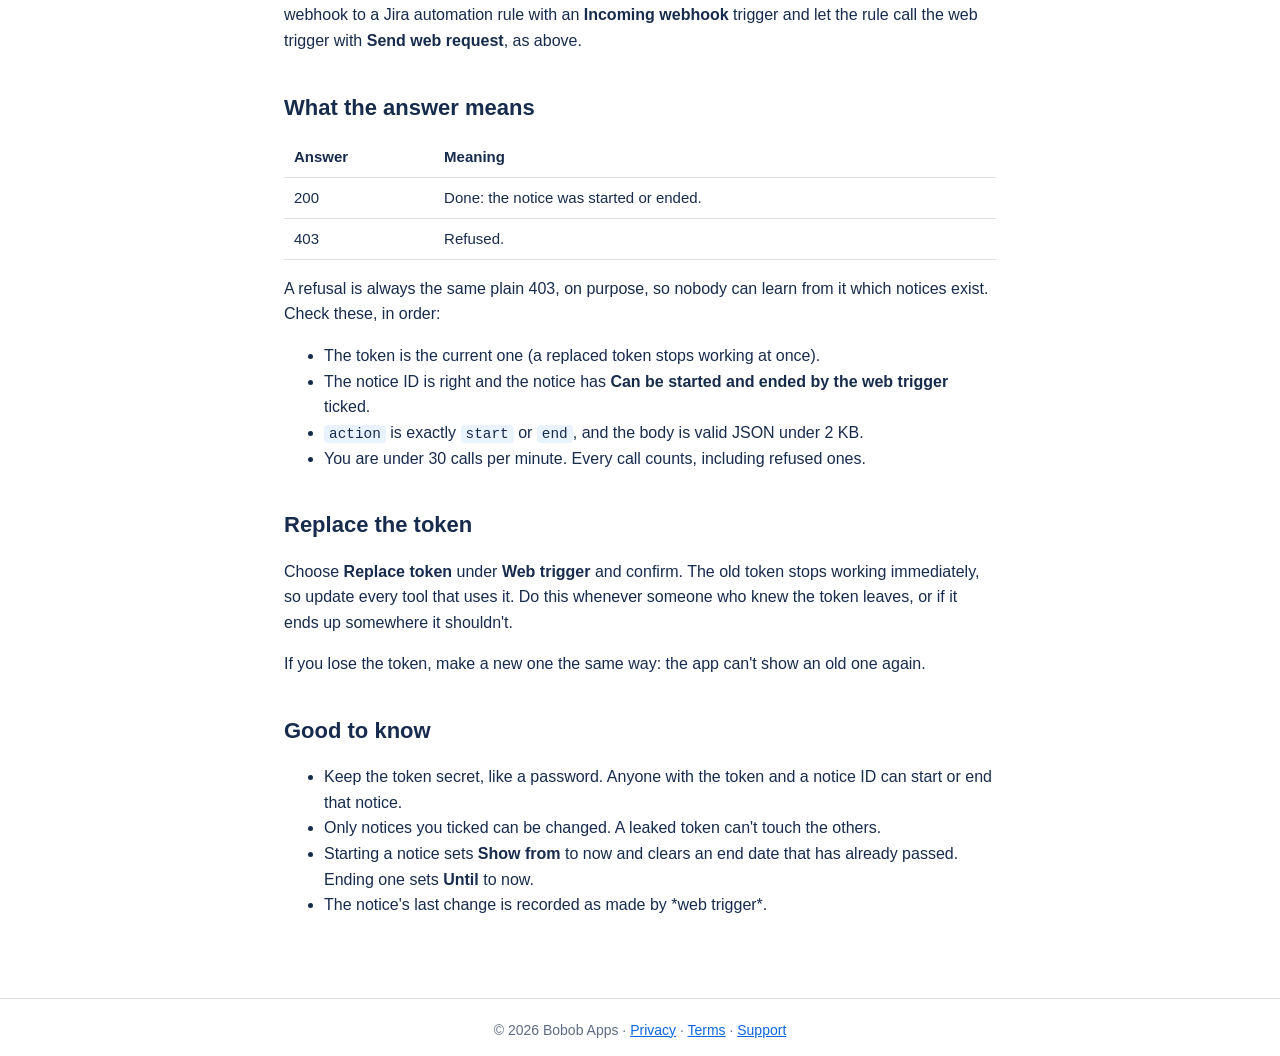
<file: web-trigger.html>
<!doctype html>
<html lang="en">
<head>
<meta charset="utf-8">
<meta name="viewport" content="width=device-width, initial-scale=1">
<title>Web trigger · Portal Notices &amp; Banners for Jira Service Management</title>
<meta name="description" content="Maintenance windows, outages and holiday hours on your customer portal — in every customer’s own time zone.">
<link rel="stylesheet" href="style.css">
</head>
<body>
<header><a class="brand" href="index.html">Portal Notices &amp; Banners for Jira Service Management</a><nav><a href="index.html">Overview</a><a href="getting-started.html">Getting started</a><a href="maintenance-windows.html">Maintenance windows</a><a href="web-trigger.html" aria-current="page">Web trigger</a><a href="faq.html">FAQ</a><a href="support.html">Support</a><a href="privacy.html">Privacy</a><a href="security.html">Security</a><a href="terms.html">Terms</a></nav></header>
<main>
<h1 id="start-and-end-notices-from-outside">Start and end notices from outside</h1>
<p>The web trigger lets another tool show or end a notice for you: a status page that reports an outage, a monitoring alert, a Jira automation rule, or a script. The notice appears or disappears on the portal on customers' next page view.</p>
<p>It can only <strong>start</strong> or <strong>end</strong> notices that you have allowed. It can't create, edit or delete anything, and it can't read your notices.</p>
<h2 id="set-it-up-jira-admins">Set it up (Jira admins)</h2>
<ol><li>In Jira, go to <strong>Settings → Apps → Portal Notices</strong> and choose <strong>Web trigger</strong> in the left column.</li><li>Copy the <strong>Trigger URL</strong>.</li><li>Choose <strong>Create token</strong>, then copy the token. It is shown <strong>only once</strong>; Portal Notices keeps just a fingerprint of it.</li><li>Open the notice you want to control and tick <strong>Can be started and ended by the web trigger</strong>. Save it.</li><li>Copy the notice's <strong>Notice ID</strong> from the same box. You send it with every call.</li></ol>
<aside class="note">Project admins don't see the web trigger. Only Jira admins can create the token or allow a notice.</aside>
<h2 id="call-it">Call it</h2>
<p>Send a <code>POST</code> to the trigger URL with your token in the <code>X-Portal-Notices-Token</code> header and a JSON body:</p>
<pre><code>curl -X POST "&lt;trigger URL&gt;" \
  -H "X-Portal-Notices-Token: &lt;token&gt;" \
  -H "Content-Type: application/json" \
  -d '{"action":"start","notice":"&lt;notice ID&gt;"}'</code></pre>
<ul><li><code>"action":"start"</code> shows the notice from now on. A notice that was ended (or archived) comes back.</li><li><code>"action":"end"</code> ends the notice now.</li></ul>
<h2 id="jira-automation">Jira automation</h2>
<p>In <strong>Project settings → Automation</strong>, add the action <strong>Send web request</strong>:</p>
<ol><li><strong>Web request URL</strong>: the trigger URL.</li><li><strong>HTTP method</strong>: <code>POST</code>.</li><li><strong>Web request body</strong>: <strong>Custom data</strong>, with <code>{"action":"start","notice":"&lt;notice ID&gt;"}</code>.</li><li><strong>Headers</strong>: add <code>X-Portal-Notices-Token</code> with your token, and <code>Content-Type</code> with <code>application/json</code>.</li><li>Turn off <strong>Delay execution of subsequent rule actions until we've received a response</strong> if you don't need to wait.</li></ol>
<p>Make a second rule (or a second action) with <code>"action":"end"</code> for when the incident is over. For example: *when an issue of type Incident moves to In Progress → start the outage notice; when it moves to Resolved → end it.*</p>
<h2 id="status-pages-and-other-webhooks">Status pages and other webhooks</h2>
<p>Any tool that can send an HTTP <code>POST</code> with a custom header and a JSON body works, for example a Grafana webhook contact point, an Uptime Kuma webhook notification or an Opsgenie webhook integration. Use the trigger URL, the <code>POST</code> method, the token header, and the body above.</p>
<p>Some status page services can't add a custom header to their webhooks. For those, send the webhook to a Jira automation rule with an <strong>Incoming webhook</strong> trigger and let the rule call the web trigger with <strong>Send web request</strong>, as above.</p>
<h2 id="what-the-answer-means">What the answer means</h2>
<table><thead><tr><th>Answer</th><th>Meaning</th></tr></thead><tbody><tr><td>200</td><td>Done: the notice was started or ended.</td></tr><tr><td>403</td><td>Refused.</td></tr></tbody></table>
<p>A refusal is always the same plain 403, on purpose, so nobody can learn from it which notices exist. Check these, in order:</p>
<ul><li>The token is the current one (a replaced token stops working at once).</li><li>The notice ID is right and the notice has <strong>Can be started and ended by the web trigger</strong> ticked.</li><li><code>action</code> is exactly <code>start</code> or <code>end</code>, and the body is valid JSON under 2 KB.</li><li>You are under 30 calls per minute. Every call counts, including refused ones.</li></ul>
<h2 id="replace-the-token">Replace the token</h2>
<p>Choose <strong>Replace token</strong> under <strong>Web trigger</strong> and confirm. The old token stops working immediately, so update every tool that uses it. Do this whenever someone who knew the token leaves, or if it ends up somewhere it shouldn't.</p>
<p>If you lose the token, make a new one the same way: the app can't show an old one again.</p>
<h2 id="good-to-know">Good to know</h2>
<ul><li>Keep the token secret, like a password. Anyone with the token and a notice ID can start or end that notice.</li><li>Only notices you ticked can be changed. A leaked token can't touch the others.</li><li>Starting a notice sets <strong>Show from</strong> to now and clears an end date that has already passed. Ending one sets <strong>Until</strong> to now.</li><li>The notice's last change is recorded as made by *web trigger*.</li></ul>
</main>
<footer>© 2026 Bobob Apps · <a href="privacy.html">Privacy</a> · <a href="terms.html">Terms</a> · <a href="support.html">Support</a></footer>
</body>
</html>
</file>
<file: style.css>
:root {
  --bg: #ffffff;
  --text: #172b4d;
  --muted: #5e6c84;
  --line: #dfe1e6;
  --accent: #0c66e4;
  --soft: #e9f2ff;
  --note: #fff7d6;
}
@media (prefers-color-scheme: dark) {
  :root { --bg: #1d2125; --text: #dee4ea; --muted: #9fadbc; --line: #384148; --accent: #579dff; --soft: #1c2b41; --note: #3d2e00; }
}
* { box-sizing: border-box; }
body { margin: 0; background: var(--bg); color: var(--text); font: 16px/1.6 -apple-system, BlinkMacSystemFont, "Segoe UI", Roboto, "Noto Sans", sans-serif; }
header { display: flex; flex-wrap: wrap; align-items: center; gap: 8px 24px; padding: 14px 24px; border-bottom: 1px solid var(--line); }
.brand { font-weight: 700; color: var(--text); text-decoration: none; }
nav { display: flex; flex-wrap: wrap; gap: 4px 16px; font-size: 14px; }
nav a { color: var(--muted); text-decoration: none; }
nav a[aria-current="page"], nav a:hover { color: var(--accent); }
main { max-width: 760px; margin: 0 auto; padding: 32px 24px 64px; }
h1 { font-size: 32px; line-height: 1.2; margin: 0 0 16px; }
h2 { font-size: 22px; margin: 36px 0 8px; }
h3 { font-size: 17px; margin: 24px 0 6px; }
a { color: var(--accent); }
code { padding: 1px 5px; border-radius: 4px; background: var(--soft); font-size: 0.9em; }
pre { margin: 12px 0; padding: 12px 14px; border-radius: 10px; background: var(--soft); overflow-x: auto; font-size: 13px; line-height: 1.5; }
pre code { padding: 0; background: none; font-size: inherit; }
table { width: 100%; border-collapse: collapse; margin: 12px 0; font-size: 15px; }
th, td { padding: 8px 10px; border-bottom: 1px solid var(--line); text-align: left; vertical-align: top; }
.note { margin: 16px 0; padding: 12px 14px; border-radius: 10px; background: var(--note); }
footer { padding: 20px 24px; border-top: 1px solid var(--line); color: var(--muted); font-size: 14px; text-align: center; }
@media (max-width: 600px) { h1 { font-size: 26px; } main { padding: 24px 16px 48px; } header { padding: 12px 16px; } }
</file>
